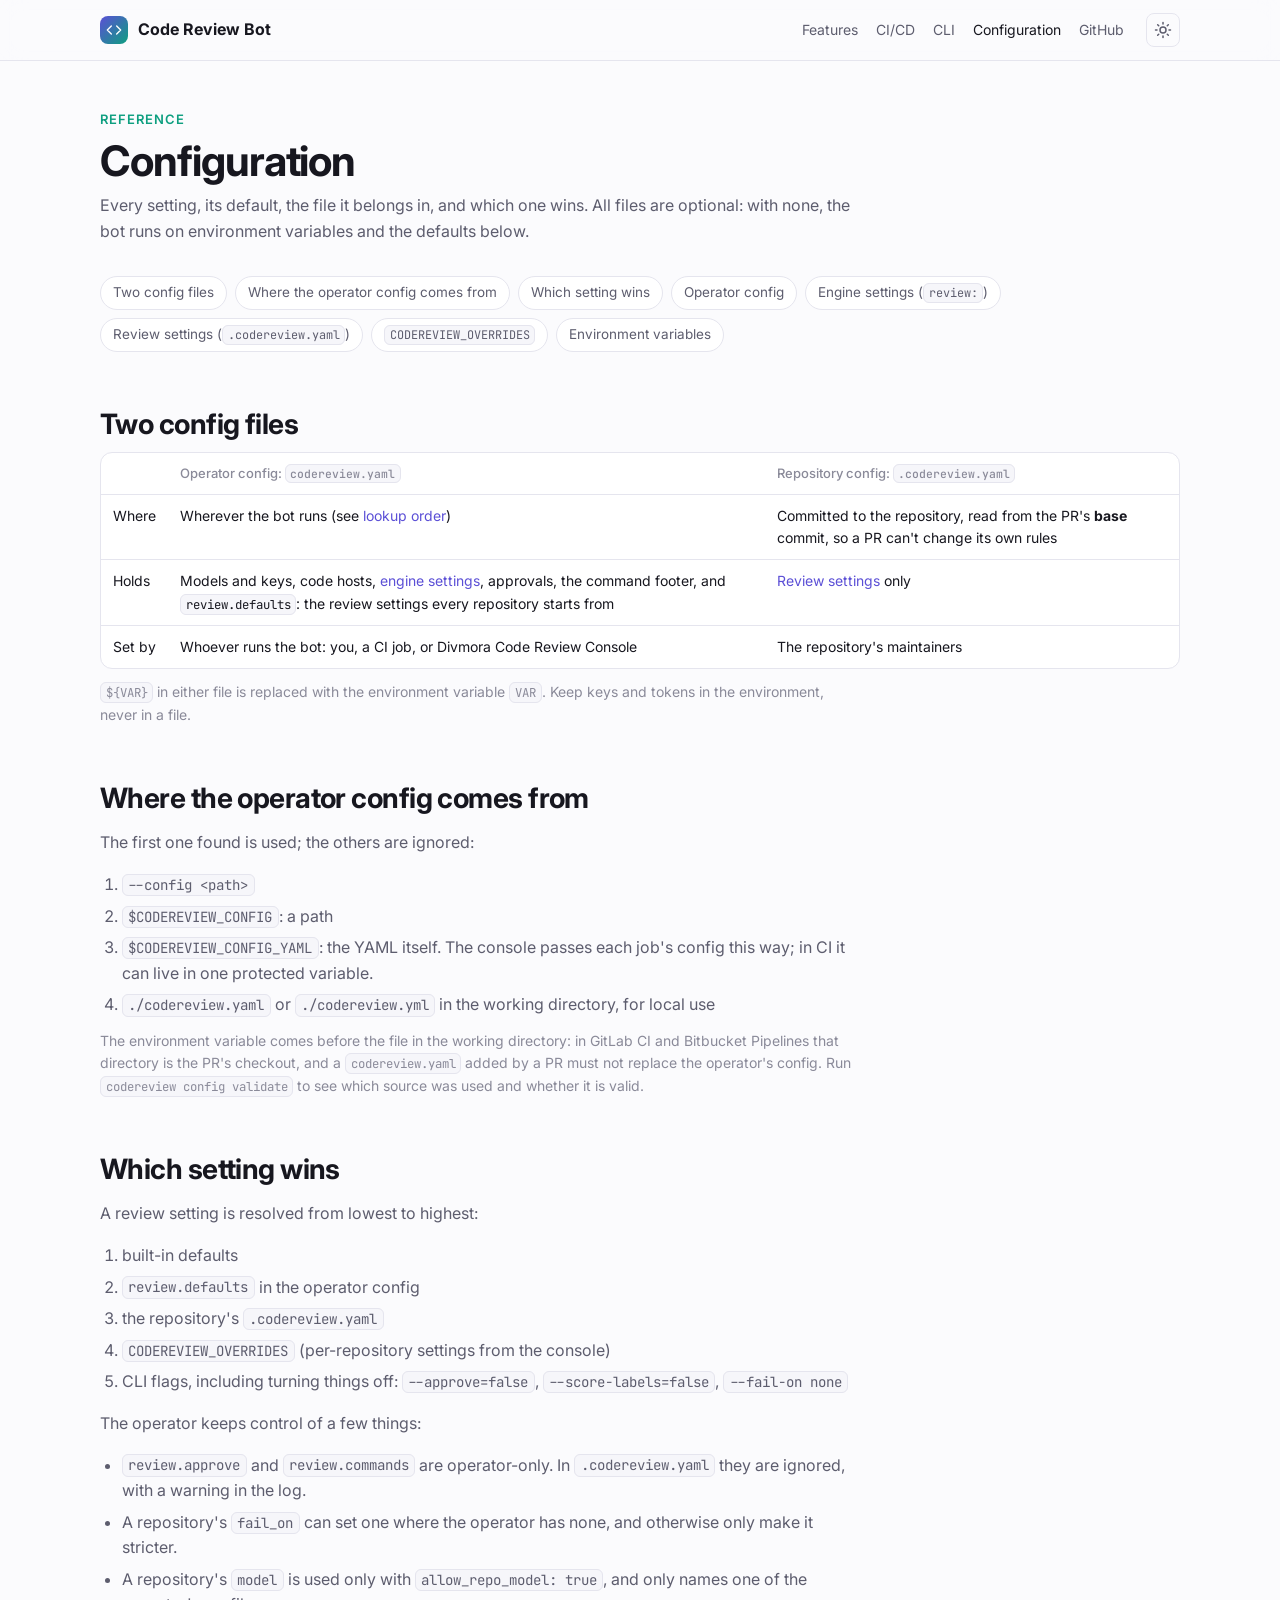
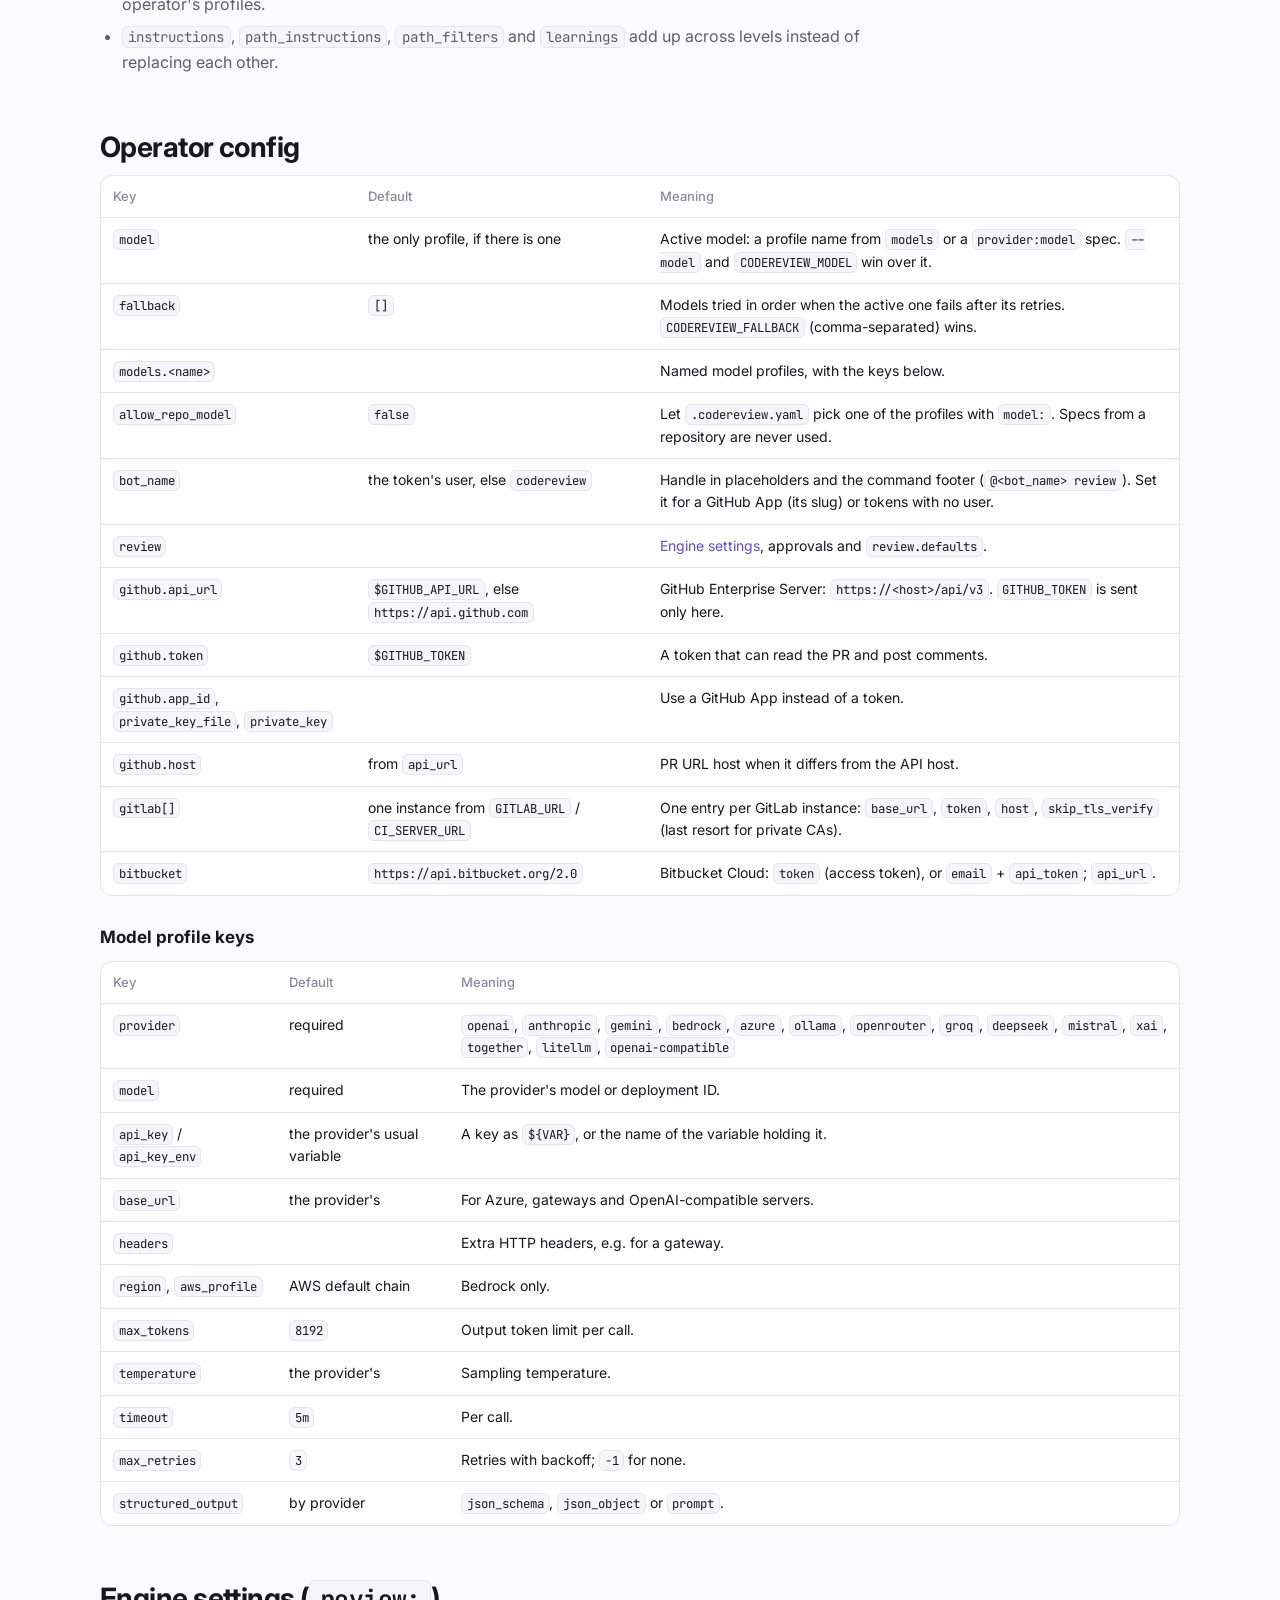
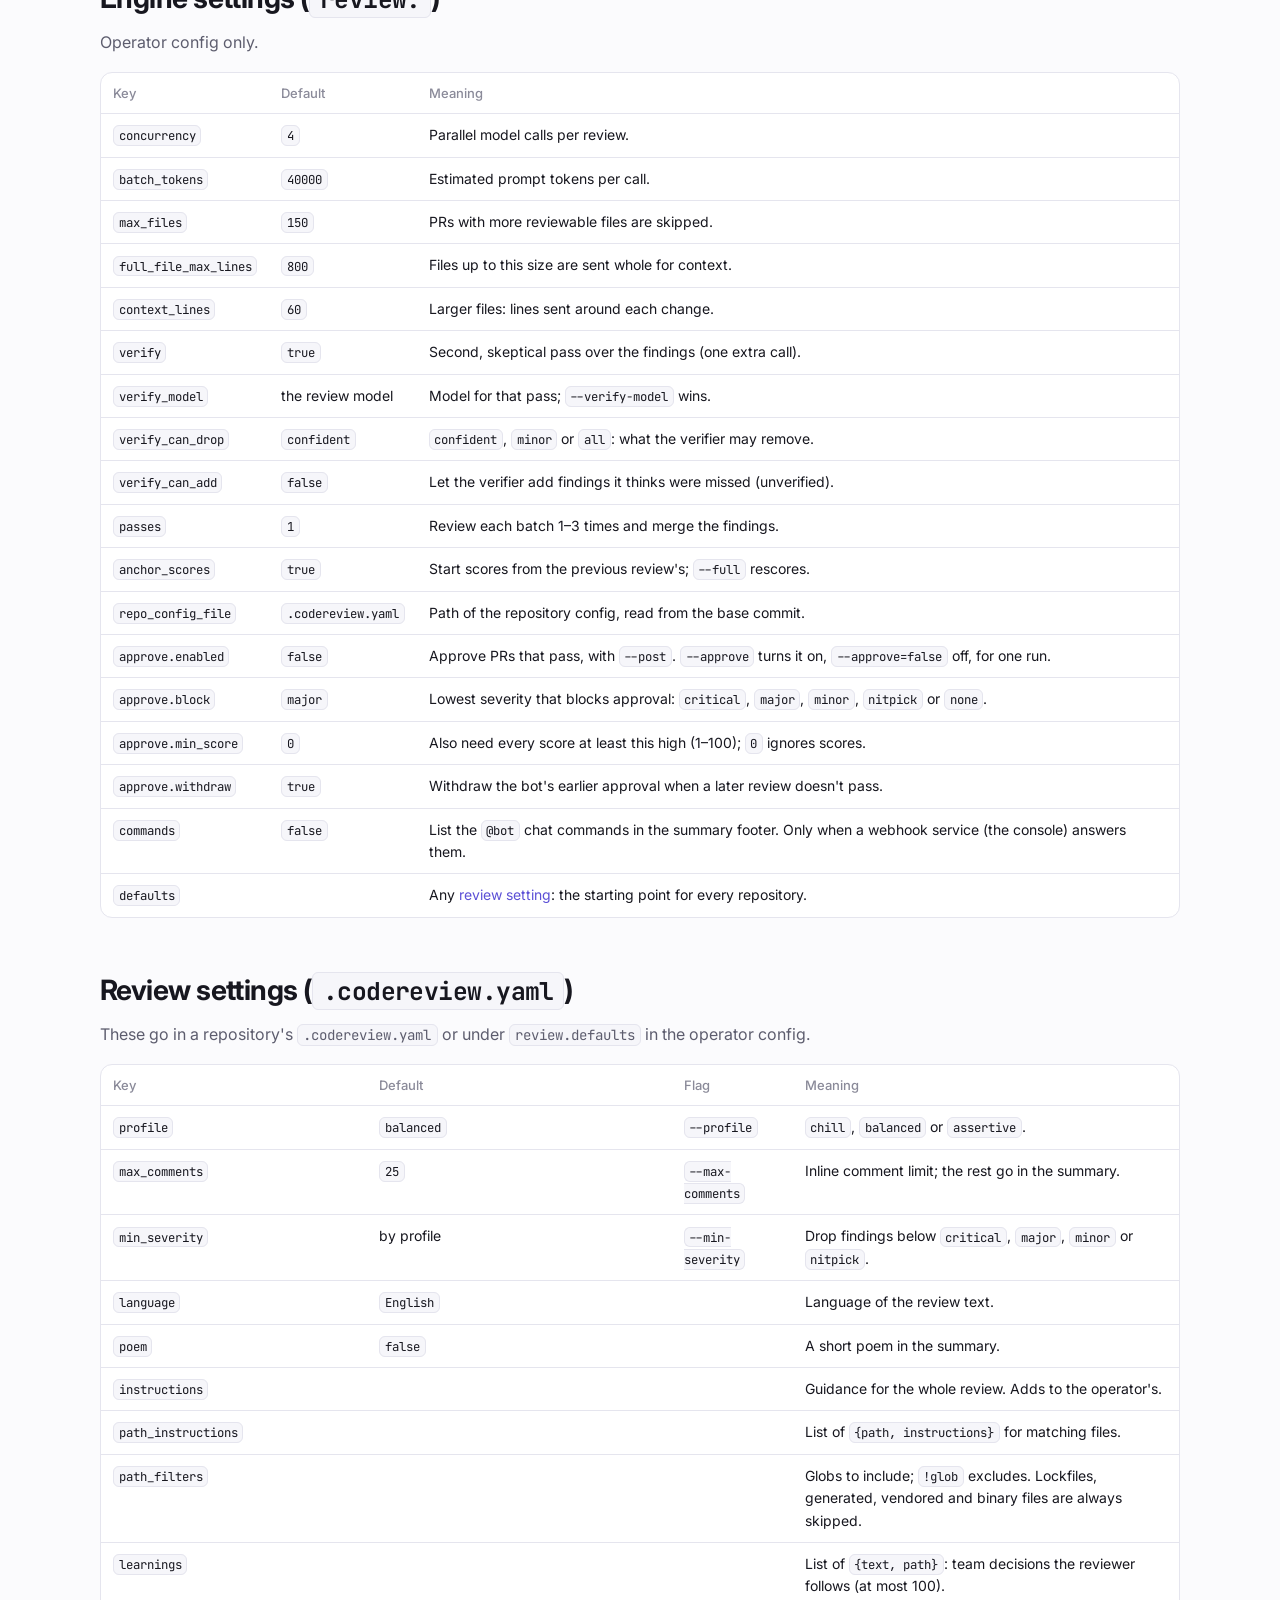
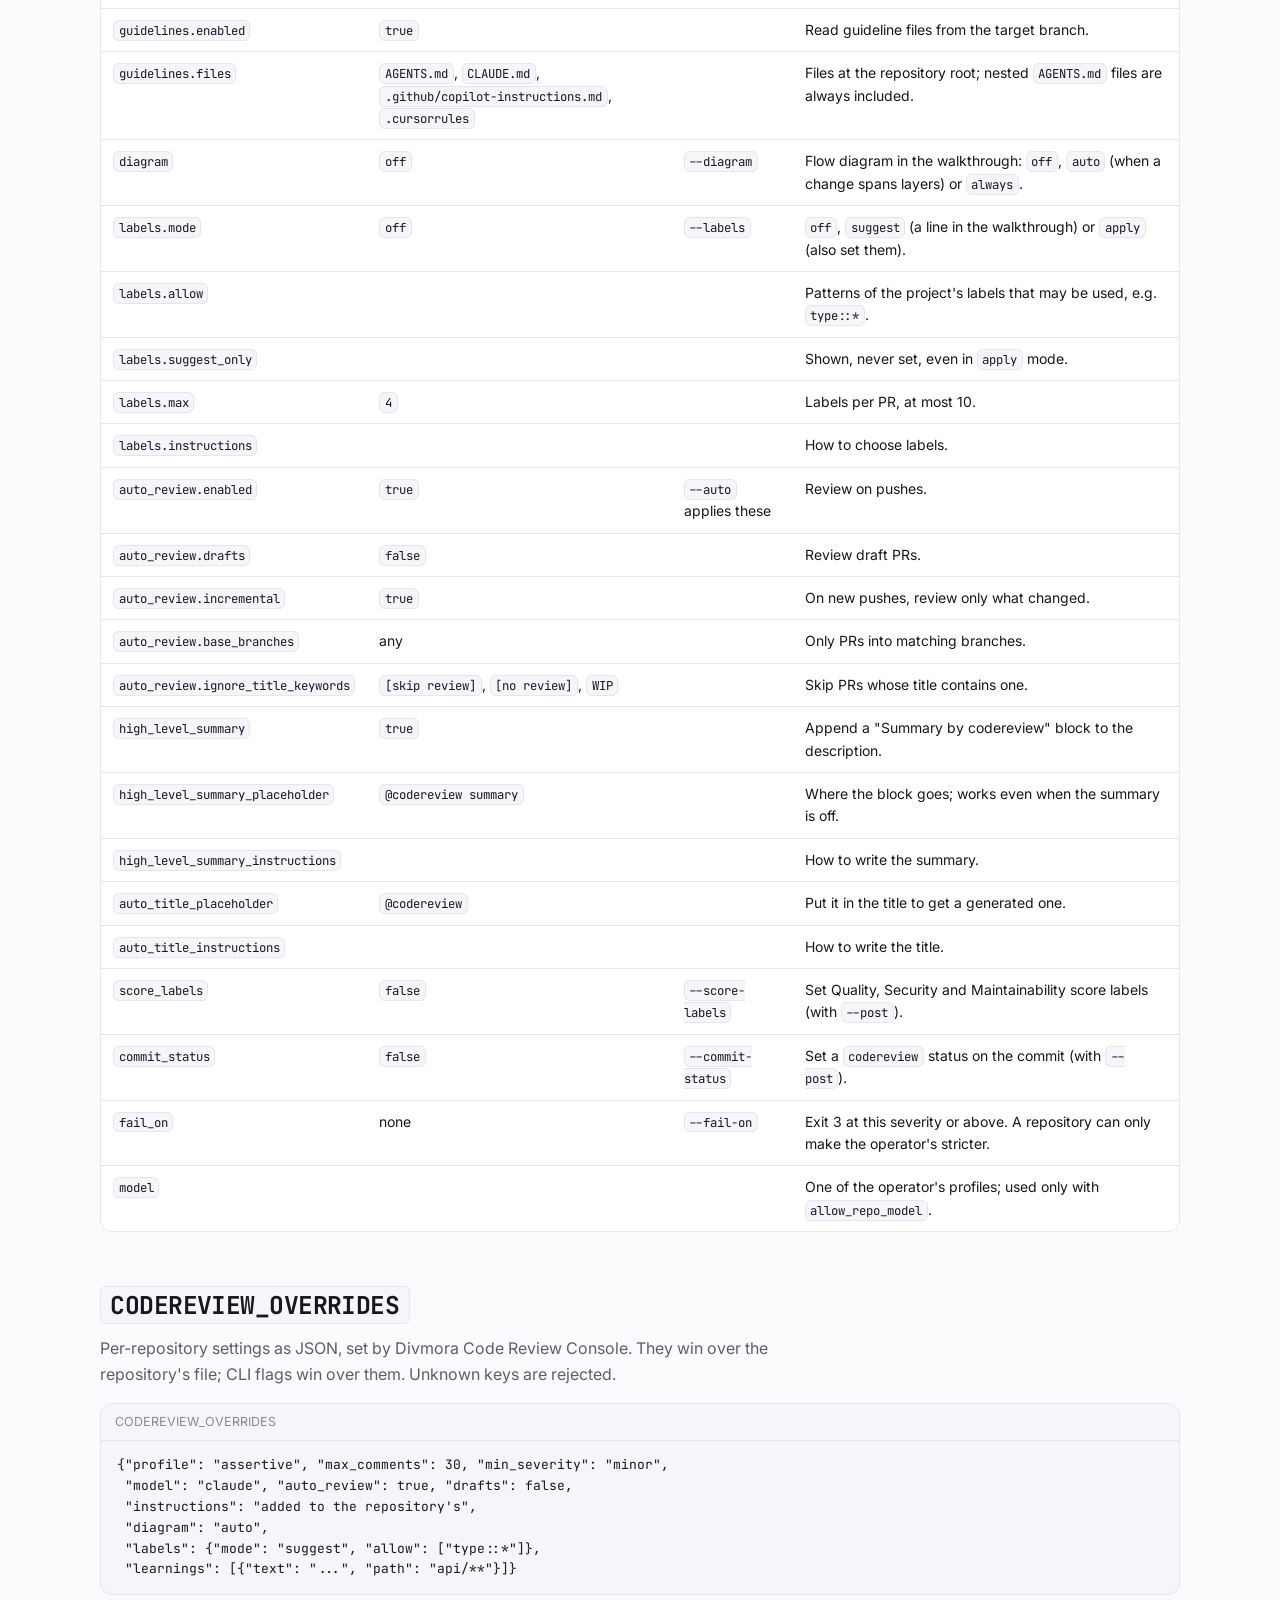
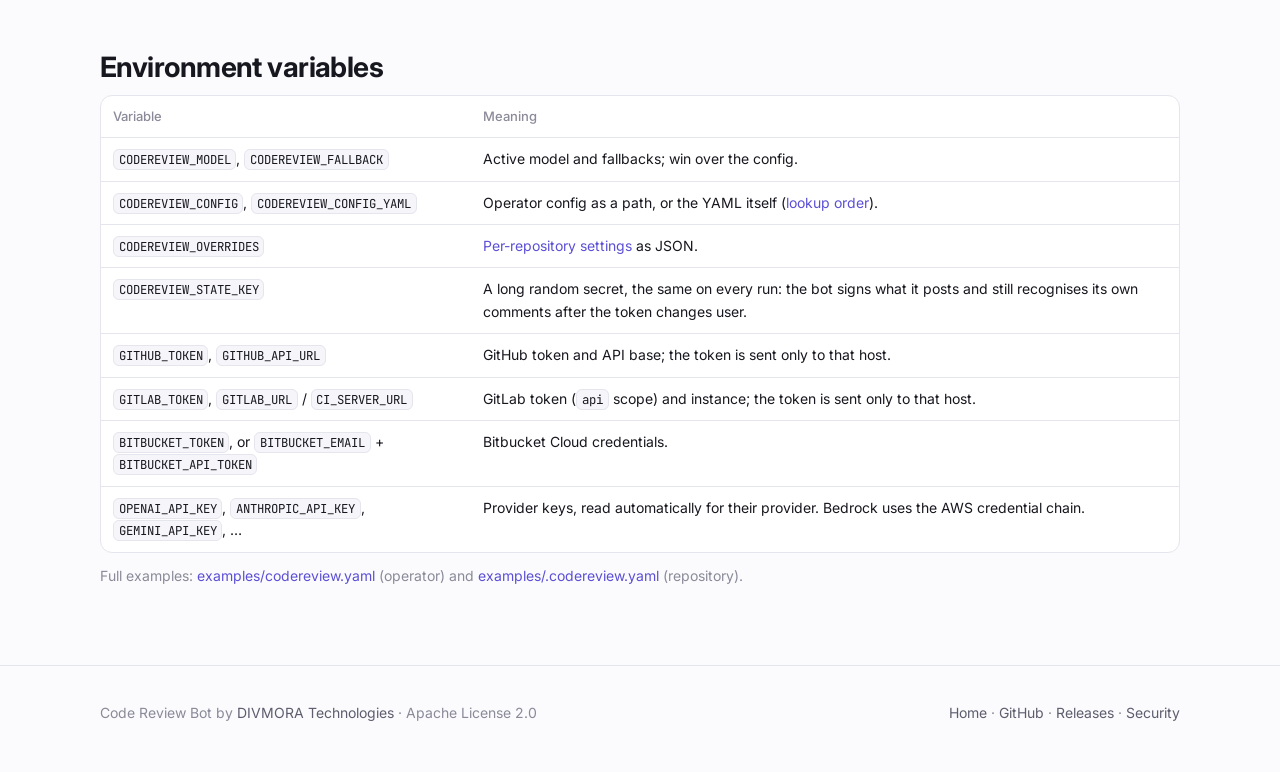
<file: docs/configuration.html>
<!doctype html>
<html lang="en">
<head>
<meta charset="utf-8">
<meta name="viewport" content="width=device-width, initial-scale=1">
<title>Configuration reference — Code Review Bot</title>
<meta name="description" content="Every Code Review Bot setting: the operator codereview.yaml, the repository .codereview.yaml, CODEREVIEW_OVERRIDES, environment variables, defaults and precedence.">
<meta property="og:title" content="Code Review Bot configuration reference">
<meta property="og:description" content="Every setting, its default, the file it belongs in, and which one wins.">
<meta property="og:type" content="website">
<meta property="og:url" content="https://divmora.github.io/code-review-bot/configuration.html">
<link rel="preconnect" href="https://fonts.googleapis.com">
<link rel="preconnect" href="https://fonts.gstatic.com" crossorigin>
<link href="https://fonts.googleapis.com/css2?family=Inter:wght@400;500;600;700;800&family=JetBrains+Mono:wght@400;500&display=swap" rel="stylesheet">
<link rel="icon" href="data:image/svg+xml,<svg xmlns='http://www.w3.org/2000/svg' viewBox='0 0 32 32'><rect width='32' height='32' rx='8' fill='%237c6cff'/><path d='M10 12l-4 4 4 4M22 12l4 4-4 4M18 9l-4 14' stroke='white' stroke-width='2.4' fill='none' stroke-linecap='round' stroke-linejoin='round'/></svg>">
<link rel="stylesheet" href="site.css">
</head>
<body>
<svg width="0" height="0" style="position:absolute" aria-hidden="true">
  <symbol id="i-code" viewBox="0 0 24 24"><path d="M16 18l6-6-6-6M8 6l-6 6 6 6"/></symbol>
  <symbol id="i-sun" viewBox="0 0 24 24"><circle cx="12" cy="12" r="4"/><path d="M12 2v2M12 20v2M4.9 4.9l1.4 1.4M17.7 17.7l1.4 1.4M2 12h2M20 12h2M4.9 19.1l1.4-1.4M17.7 6.3l1.4-1.4"/></symbol>
</svg>

<header class="nav">
  <div class="wrap">
    <a class="brand" href="./"><span class="logo"><svg class="i"><use href="#i-code"/></svg></span>Code Review Bot</a>
    <nav>
      <a href="./#features" class="hide-sm">Features</a>
      <a href="./#ci" class="hide-sm">CI/CD</a>
      <a href="./#cli" class="hide-sm">CLI</a>
      <a href="configuration.html" aria-current="page">Configuration</a>
      <a href="https://github.com/divmora/code-review-bot" class="hide-xs">GitHub</a>
    </nav>
    <button class="theme" id="theme" title="Toggle light/dark" aria-label="Toggle light or dark theme"><svg class="i"><use href="#i-sun"/></svg></button>
  </div>
</header>

<main id="top" class="ref">
<section>
  <div class="wrap">
    <div class="eyebrow">Reference</div>
    <h1 class="ref-h1">Configuration</h1>
    <p class="sub">Every setting, its default, the file it belongs in, and which one wins. All files are optional: with none, the bot runs on environment variables and the defaults below.</p>

    <nav class="toc" aria-label="On this page">
      <a href="#files">Two config files</a>
      <a href="#lookup">Where the operator config comes from</a>
      <a href="#precedence">Which setting wins</a>
      <a href="#operator">Operator config</a>
      <a href="#engine">Engine settings (<code>review:</code>)</a>
      <a href="#repo">Review settings (<code>.codereview.yaml</code>)</a>
      <a href="#overrides"><code>CODEREVIEW_OVERRIDES</code></a>
      <a href="#env">Environment variables</a>
    </nav>

    <h2 id="files">Two config files</h2>
    <div class="tablewrap"><table>
      <thead><tr><th></th><th>Operator config: <code>codereview.yaml</code></th><th>Repository config: <code>.codereview.yaml</code></th></tr></thead>
      <tbody>
        <tr><td>Where</td><td>Wherever the bot runs (see <a href="#lookup">lookup order</a>)</td><td>Committed to the repository, read from the PR's <b>base</b> commit, so a PR can't change its own rules</td></tr>
        <tr><td>Holds</td><td>Models and keys, code hosts, <a href="#engine">engine settings</a>, approvals, the command footer, and <code>review.defaults</code>: the review settings every repository starts from</td><td><a href="#repo">Review settings</a> only</td></tr>
        <tr><td>Set by</td><td>Whoever runs the bot: you, a CI job, or Divmora Code Review Console</td><td>The repository's maintainers</td></tr>
      </tbody>
    </table></div>
    <p class="hint"><code>${VAR}</code> in either file is replaced with the environment variable <code>VAR</code>. Keep keys and tokens in the environment, never in a file.</p>

    <h2 id="lookup">Where the operator config comes from</h2>
    <p>The first one found is used; the others are ignored:</p>
    <ol class="steps">
      <li><code>--config &lt;path&gt;</code></li>
      <li><code>$CODEREVIEW_CONFIG</code>: a path</li>
      <li><code>$CODEREVIEW_CONFIG_YAML</code>: the YAML itself. The console passes each job's config this way; in CI it can live in one protected variable.</li>
      <li><code>./codereview.yaml</code> or <code>./codereview.yml</code> in the working directory, for local use</li>
    </ol>
    <p class="hint">The environment variable comes before the file in the working directory: in GitLab CI and Bitbucket Pipelines that directory is the PR's checkout, and a <code>codereview.yaml</code> added by a PR must not replace the operator's config. Run <code>codereview config validate</code> to see which source was used and whether it is valid.</p>

    <h2 id="precedence">Which setting wins</h2>
    <p>A review setting is resolved from lowest to highest:</p>
    <ol class="steps">
      <li>built-in defaults</li>
      <li><code>review.defaults</code> in the operator config</li>
      <li>the repository's <code>.codereview.yaml</code></li>
      <li><code>CODEREVIEW_OVERRIDES</code> (per-repository settings from the console)</li>
      <li>CLI flags, including turning things off: <code>--approve=false</code>, <code>--score-labels=false</code>, <code>--fail-on none</code></li>
    </ol>
    <p>The operator keeps control of a few things:</p>
    <ul class="plain">
      <li><code>review.approve</code> and <code>review.commands</code> are operator-only. In <code>.codereview.yaml</code> they are ignored, with a warning in the log.</li>
      <li>A repository's <code>fail_on</code> can set one where the operator has none, and otherwise only make it stricter.</li>
      <li>A repository's <code>model</code> is used only with <code>allow_repo_model: true</code>, and only names one of the operator's profiles.</li>
      <li><code>instructions</code>, <code>path_instructions</code>, <code>path_filters</code> and <code>learnings</code> add up across levels instead of replacing each other.</li>
    </ul>

    <h2 id="operator">Operator config</h2>
    <div class="tablewrap"><table>
      <thead><tr><th>Key</th><th>Default</th><th>Meaning</th></tr></thead>
      <tbody>
        <tr><td><code>model</code></td><td>the only profile, if there is one</td><td>Active model: a profile name from <code>models</code> or a <code>provider:model</code> spec. <code>--model</code> and <code>CODEREVIEW_MODEL</code> win over it.</td></tr>
        <tr><td><code>fallback</code></td><td><code>[]</code></td><td>Models tried in order when the active one fails after its retries. <code>CODEREVIEW_FALLBACK</code> (comma-separated) wins.</td></tr>
        <tr><td><code>models.&lt;name&gt;</code></td><td></td><td>Named model profiles, with the keys below.</td></tr>
        <tr><td><code>allow_repo_model</code></td><td><code>false</code></td><td>Let <code>.codereview.yaml</code> pick one of the profiles with <code>model:</code>. Specs from a repository are never used.</td></tr>
        <tr><td><code>bot_name</code></td><td>the token's user, else <code>codereview</code></td><td>Handle in placeholders and the command footer (<code>@&lt;bot_name&gt; review</code>). Set it for a GitHub App (its slug) or tokens with no user.</td></tr>
        <tr><td><code>review</code></td><td></td><td><a href="#engine">Engine settings</a>, approvals and <code>review.defaults</code>.</td></tr>
        <tr><td><code>github.api_url</code></td><td><code>$GITHUB_API_URL</code>, else <code>https://api.github.com</code></td><td>GitHub Enterprise Server: <code>https://&lt;host&gt;/api/v3</code>. <code>GITHUB_TOKEN</code> is sent only here.</td></tr>
        <tr><td><code>github.token</code></td><td><code>$GITHUB_TOKEN</code></td><td>A token that can read the PR and post comments.</td></tr>
        <tr><td><code>github.app_id</code>, <code>private_key_file</code>, <code>private_key</code></td><td></td><td>Use a GitHub App instead of a token.</td></tr>
        <tr><td><code>github.host</code></td><td>from <code>api_url</code></td><td>PR URL host when it differs from the API host.</td></tr>
        <tr><td><code>gitlab[]</code></td><td>one instance from <code>GITLAB_URL</code> / <code>CI_SERVER_URL</code></td><td>One entry per GitLab instance: <code>base_url</code>, <code>token</code>, <code>host</code>, <code>skip_tls_verify</code> (last resort for private CAs).</td></tr>
        <tr><td><code>bitbucket</code></td><td><code>https://api.bitbucket.org/2.0</code></td><td>Bitbucket Cloud: <code>token</code> (access token), or <code>email</code> + <code>api_token</code>; <code>api_url</code>.</td></tr>
      </tbody>
    </table></div>

    <h3>Model profile keys</h3>
    <div class="tablewrap"><table>
      <thead><tr><th>Key</th><th>Default</th><th>Meaning</th></tr></thead>
      <tbody>
        <tr><td><code>provider</code></td><td>required</td><td><code>openai</code>, <code>anthropic</code>, <code>gemini</code>, <code>bedrock</code>, <code>azure</code>, <code>ollama</code>, <code>openrouter</code>, <code>groq</code>, <code>deepseek</code>, <code>mistral</code>, <code>xai</code>, <code>together</code>, <code>litellm</code>, <code>openai-compatible</code></td></tr>
        <tr><td><code>model</code></td><td>required</td><td>The provider's model or deployment ID.</td></tr>
        <tr><td><code>api_key</code> / <code>api_key_env</code></td><td>the provider's usual variable</td><td>A key as <code>${VAR}</code>, or the name of the variable holding it.</td></tr>
        <tr><td><code>base_url</code></td><td>the provider's</td><td>For Azure, gateways and OpenAI-compatible servers.</td></tr>
        <tr><td><code>headers</code></td><td></td><td>Extra HTTP headers, e.g. for a gateway.</td></tr>
        <tr><td><code>region</code>, <code>aws_profile</code></td><td>AWS default chain</td><td>Bedrock only.</td></tr>
        <tr><td><code>max_tokens</code></td><td><code>8192</code></td><td>Output token limit per call.</td></tr>
        <tr><td><code>temperature</code></td><td>the provider's</td><td>Sampling temperature.</td></tr>
        <tr><td><code>timeout</code></td><td><code>5m</code></td><td>Per call.</td></tr>
        <tr><td><code>max_retries</code></td><td><code>3</code></td><td>Retries with backoff; <code>-1</code> for none.</td></tr>
        <tr><td><code>structured_output</code></td><td>by provider</td><td><code>json_schema</code>, <code>json_object</code> or <code>prompt</code>.</td></tr>
      </tbody>
    </table></div>

    <h2 id="engine">Engine settings (<code>review:</code>)</h2>
    <p>Operator config only.</p>
    <div class="tablewrap"><table>
      <thead><tr><th>Key</th><th>Default</th><th>Meaning</th></tr></thead>
      <tbody>
        <tr><td><code>concurrency</code></td><td><code>4</code></td><td>Parallel model calls per review.</td></tr>
        <tr><td><code>batch_tokens</code></td><td><code>40000</code></td><td>Estimated prompt tokens per call.</td></tr>
        <tr><td><code>max_files</code></td><td><code>150</code></td><td>PRs with more reviewable files are skipped.</td></tr>
        <tr><td><code>full_file_max_lines</code></td><td><code>800</code></td><td>Files up to this size are sent whole for context.</td></tr>
        <tr><td><code>context_lines</code></td><td><code>60</code></td><td>Larger files: lines sent around each change.</td></tr>
        <tr><td><code>verify</code></td><td><code>true</code></td><td>Second, skeptical pass over the findings (one extra call).</td></tr>
        <tr><td><code>verify_model</code></td><td>the review model</td><td>Model for that pass; <code>--verify-model</code> wins.</td></tr>
        <tr><td><code>verify_can_drop</code></td><td><code>confident</code></td><td><code>confident</code>, <code>minor</code> or <code>all</code>: what the verifier may remove.</td></tr>
        <tr><td><code>verify_can_add</code></td><td><code>false</code></td><td>Let the verifier add findings it thinks were missed (unverified).</td></tr>
        <tr><td><code>passes</code></td><td><code>1</code></td><td>Review each batch 1–3 times and merge the findings.</td></tr>
        <tr><td><code>anchor_scores</code></td><td><code>true</code></td><td>Start scores from the previous review's; <code>--full</code> rescores.</td></tr>
        <tr><td><code>repo_config_file</code></td><td><code>.codereview.yaml</code></td><td>Path of the repository config, read from the base commit.</td></tr>
        <tr><td><code>approve.enabled</code></td><td><code>false</code></td><td>Approve PRs that pass, with <code>--post</code>. <code>--approve</code> turns it on, <code>--approve=false</code> off, for one run.</td></tr>
        <tr><td><code>approve.block</code></td><td><code>major</code></td><td>Lowest severity that blocks approval: <code>critical</code>, <code>major</code>, <code>minor</code>, <code>nitpick</code> or <code>none</code>.</td></tr>
        <tr><td><code>approve.min_score</code></td><td><code>0</code></td><td>Also need every score at least this high (1–100); <code>0</code> ignores scores.</td></tr>
        <tr><td><code>approve.withdraw</code></td><td><code>true</code></td><td>Withdraw the bot's earlier approval when a later review doesn't pass.</td></tr>
        <tr><td><code>commands</code></td><td><code>false</code></td><td>List the <code>@bot</code> chat commands in the summary footer. Only when a webhook service (the console) answers them.</td></tr>
        <tr><td><code>defaults</code></td><td></td><td>Any <a href="#repo">review setting</a>: the starting point for every repository.</td></tr>
      </tbody>
    </table></div>

    <h2 id="repo">Review settings (<code>.codereview.yaml</code>)</h2>
    <p>These go in a repository's <code>.codereview.yaml</code> or under <code>review.defaults</code> in the operator config.</p>
    <div class="tablewrap"><table>
      <thead><tr><th>Key</th><th>Default</th><th>Flag</th><th>Meaning</th></tr></thead>
      <tbody>
        <tr><td><code>profile</code></td><td><code>balanced</code></td><td><code>--profile</code></td><td><code>chill</code>, <code>balanced</code> or <code>assertive</code>.</td></tr>
        <tr><td><code>max_comments</code></td><td><code>25</code></td><td><code>--max-comments</code></td><td>Inline comment limit; the rest go in the summary.</td></tr>
        <tr><td><code>min_severity</code></td><td>by profile</td><td><code>--min-severity</code></td><td>Drop findings below <code>critical</code>, <code>major</code>, <code>minor</code> or <code>nitpick</code>.</td></tr>
        <tr><td><code>language</code></td><td><code>English</code></td><td></td><td>Language of the review text.</td></tr>
        <tr><td><code>poem</code></td><td><code>false</code></td><td></td><td>A short poem in the summary.</td></tr>
        <tr><td><code>instructions</code></td><td></td><td></td><td>Guidance for the whole review. Adds to the operator's.</td></tr>
        <tr><td><code>path_instructions</code></td><td></td><td></td><td>List of <code>{path, instructions}</code> for matching files.</td></tr>
        <tr><td><code>path_filters</code></td><td></td><td></td><td>Globs to include; <code>!glob</code> excludes. Lockfiles, generated, vendored and binary files are always skipped.</td></tr>
        <tr><td><code>learnings</code></td><td></td><td></td><td>List of <code>{text, path}</code>: team decisions the reviewer follows (at most 100).</td></tr>
        <tr><td><code>guidelines.enabled</code></td><td><code>true</code></td><td></td><td>Read guideline files from the target branch.</td></tr>
        <tr><td><code>guidelines.files</code></td><td><code>AGENTS.md</code>, <code>CLAUDE.md</code>, <code>.github/copilot-instructions.md</code>, <code>.cursorrules</code></td><td></td><td>Files at the repository root; nested <code>AGENTS.md</code> files are always included.</td></tr>
        <tr><td><code>diagram</code></td><td><code>off</code></td><td><code>--diagram</code></td><td>Flow diagram in the walkthrough: <code>off</code>, <code>auto</code> (when a change spans layers) or <code>always</code>.</td></tr>
        <tr><td><code>labels.mode</code></td><td><code>off</code></td><td><code>--labels</code></td><td><code>off</code>, <code>suggest</code> (a line in the walkthrough) or <code>apply</code> (also set them).</td></tr>
        <tr><td><code>labels.allow</code></td><td></td><td></td><td>Patterns of the project's labels that may be used, e.g. <code>type::*</code>.</td></tr>
        <tr><td><code>labels.suggest_only</code></td><td></td><td></td><td>Shown, never set, even in <code>apply</code> mode.</td></tr>
        <tr><td><code>labels.max</code></td><td><code>4</code></td><td></td><td>Labels per PR, at most 10.</td></tr>
        <tr><td><code>labels.instructions</code></td><td></td><td></td><td>How to choose labels.</td></tr>
        <tr><td><code>auto_review.enabled</code></td><td><code>true</code></td><td><code>--auto</code> applies these</td><td>Review on pushes.</td></tr>
        <tr><td><code>auto_review.drafts</code></td><td><code>false</code></td><td></td><td>Review draft PRs.</td></tr>
        <tr><td><code>auto_review.incremental</code></td><td><code>true</code></td><td></td><td>On new pushes, review only what changed.</td></tr>
        <tr><td><code>auto_review.base_branches</code></td><td>any</td><td></td><td>Only PRs into matching branches.</td></tr>
        <tr><td><code>auto_review.ignore_title_keywords</code></td><td><code>[skip review]</code>, <code>[no review]</code>, <code>WIP</code></td><td></td><td>Skip PRs whose title contains one.</td></tr>
        <tr><td><code>high_level_summary</code></td><td><code>true</code></td><td></td><td>Append a "Summary by codereview" block to the description.</td></tr>
        <tr><td><code>high_level_summary_placeholder</code></td><td><code>@codereview summary</code></td><td></td><td>Where the block goes; works even when the summary is off.</td></tr>
        <tr><td><code>high_level_summary_instructions</code></td><td></td><td></td><td>How to write the summary.</td></tr>
        <tr><td><code>auto_title_placeholder</code></td><td><code>@codereview</code></td><td></td><td>Put it in the title to get a generated one.</td></tr>
        <tr><td><code>auto_title_instructions</code></td><td></td><td></td><td>How to write the title.</td></tr>
        <tr><td><code>score_labels</code></td><td><code>false</code></td><td><code>--score-labels</code></td><td>Set Quality, Security and Maintainability score labels (with <code>--post</code>).</td></tr>
        <tr><td><code>commit_status</code></td><td><code>false</code></td><td><code>--commit-status</code></td><td>Set a <code>codereview</code> status on the commit (with <code>--post</code>).</td></tr>
        <tr><td><code>fail_on</code></td><td>none</td><td><code>--fail-on</code></td><td>Exit 3 at this severity or above. A repository can only make the operator's stricter.</td></tr>
        <tr><td><code>model</code></td><td></td><td></td><td>One of the operator's profiles; used only with <code>allow_repo_model</code>.</td></tr>
      </tbody>
    </table></div>

    <h2 id="overrides"><code>CODEREVIEW_OVERRIDES</code></h2>
    <p>Per-repository settings as JSON, set by Divmora Code Review Console. They win over the repository's file; CLI flags win over them. Unknown keys are rejected.</p>
    <div class="codeblock"><div class="ttl">CODEREVIEW_OVERRIDES</div><pre>{"profile": "assertive", "max_comments": 30, "min_severity": "minor",
 "model": "claude", "auto_review": true, "drafts": false,
 "instructions": "added to the repository's",
 "diagram": "auto",
 "labels": {"mode": "suggest", "allow": ["type::*"]},
 "learnings": [{"text": "...", "path": "api/**"}]}</pre></div>

    <h2 id="env">Environment variables</h2>
    <div class="tablewrap"><table>
      <thead><tr><th>Variable</th><th>Meaning</th></tr></thead>
      <tbody>
        <tr><td><code>CODEREVIEW_MODEL</code>, <code>CODEREVIEW_FALLBACK</code></td><td>Active model and fallbacks; win over the config.</td></tr>
        <tr><td><code>CODEREVIEW_CONFIG</code>, <code>CODEREVIEW_CONFIG_YAML</code></td><td>Operator config as a path, or the YAML itself (<a href="#lookup">lookup order</a>).</td></tr>
        <tr><td><code>CODEREVIEW_OVERRIDES</code></td><td><a href="#overrides">Per-repository settings</a> as JSON.</td></tr>
        <tr><td><code>CODEREVIEW_STATE_KEY</code></td><td>A long random secret, the same on every run: the bot signs what it posts and still recognises its own comments after the token changes user.</td></tr>
        <tr><td><code>GITHUB_TOKEN</code>, <code>GITHUB_API_URL</code></td><td>GitHub token and API base; the token is sent only to that host.</td></tr>
        <tr><td><code>GITLAB_TOKEN</code>, <code>GITLAB_URL</code> / <code>CI_SERVER_URL</code></td><td>GitLab token (<code>api</code> scope) and instance; the token is sent only to that host.</td></tr>
        <tr><td><code>BITBUCKET_TOKEN</code>, or <code>BITBUCKET_EMAIL</code> + <code>BITBUCKET_API_TOKEN</code></td><td>Bitbucket Cloud credentials.</td></tr>
        <tr><td><code>OPENAI_API_KEY</code>, <code>ANTHROPIC_API_KEY</code>, <code>GEMINI_API_KEY</code>, …</td><td>Provider keys, read automatically for their provider. Bedrock uses the AWS credential chain.</td></tr>
      </tbody>
    </table></div>
    <p class="hint">Full examples: <a href="https://github.com/divmora/code-review-bot/blob/main/examples/codereview.yaml">examples/codereview.yaml</a> (operator) and <a href="https://github.com/divmora/code-review-bot/blob/main/examples/.codereview.yaml">examples/.codereview.yaml</a> (repository).</p>
  </div>
</section>
</main>

<footer>
  <div class="wrap">
    <span>Code Review Bot by <a href="https://divmora.com">DIVMORA Technologies</a> · Apache License 2.0</span>
    <span><a href="./">Home</a> · <a href="https://github.com/divmora/code-review-bot">GitHub</a> · <a href="https://github.com/divmora/code-review-bot/releases">Releases</a> · <a href="https://github.com/divmora/code-review-bot/blob/main/SECURITY.md">Security</a></span>
  </div>
</footer>
<script src="site.js"></script>
</body>
</html>
</file>
<file: docs/site.css>
:root {
  --bg: #0b0b10; --bg-soft: #111118; --panel: #15151d; --panel-2: #1b1b25; --line: #262633;
  --text: #ececf3; --muted: #9b9bab; --faint: #6d6d7d;
  --accent: #8b7dff; --accent-2: #5ee0c1; --accent-ink: #0b0b10;
  --ok: #4cc584; --warn: #e8a33d; --bad: #f07067; --info: #6ea2ff;
  --code-bg: #0f0f15; --shadow: 0 20px 60px rgba(0,0,0,.35);
  --radius: 14px; --max: 1120px;
}
@media (prefers-color-scheme: light) {
  :root:not([data-theme="dark"]) {
    --bg: #fbfbfd; --bg-soft: #f4f4f8; --panel: #ffffff; --panel-2: #f6f6fa; --line: #e5e5ee;
    --text: #17171f; --muted: #5d5d6e; --faint: #8a8a99;
    --accent: #5b4fd6; --accent-2: #0e9f80; --accent-ink: #ffffff;
    --ok: #1f8a4c; --warn: #b26a00; --bad: #c4352b; --info: #2f6fd1;
    --code-bg: #f6f6fa; --shadow: 0 18px 50px rgba(30,30,60,.10);
  }
}
:root[data-theme="light"] {
  --bg: #fbfbfd; --bg-soft: #f4f4f8; --panel: #ffffff; --panel-2: #f6f6fa; --line: #e5e5ee;
  --text: #17171f; --muted: #5d5d6e; --faint: #8a8a99;
  --accent: #5b4fd6; --accent-2: #0e9f80; --accent-ink: #ffffff;
  --ok: #1f8a4c; --warn: #b26a00; --bad: #c4352b; --info: #2f6fd1;
  --code-bg: #f6f6fa; --shadow: 0 18px 50px rgba(30,30,60,.10);
}
* { box-sizing: border-box; }
html { scroll-behavior: smooth; scroll-padding-top: 72px; }
body { margin: 0; overflow-x: clip; background: var(--bg); color: var(--text); font: 16px/1.6 Inter, system-ui, -apple-system, "Segoe UI", sans-serif; -webkit-font-smoothing: antialiased; }
a { color: var(--accent); text-decoration: none; }
a:hover { text-decoration: underline; }
code, pre, kbd { font-family: "JetBrains Mono", ui-monospace, SFMono-Regular, Menlo, monospace; }
:not(pre) > code { background: var(--panel-2); border: 1px solid var(--line); border-radius: 6px; padding: .08em .38em; font-size: .88em; }
.wrap { max-width: var(--max); margin: 0 auto; padding: 0 20px; }
svg.i { width: 18px; height: 18px; stroke: currentColor; fill: none; stroke-width: 2; stroke-linecap: round; stroke-linejoin: round; flex: none; }

/* nav */
header.nav { position: sticky; top: 0; z-index: 10; background: color-mix(in srgb, var(--bg) 82%, transparent); backdrop-filter: blur(12px); border-bottom: 1px solid var(--line); }
.nav .wrap { display: flex; align-items: center; gap: 22px; height: 60px; }
.brand { display: flex; align-items: center; gap: 10px; font-weight: 700; color: var(--text); white-space: nowrap; }
.brand:hover { text-decoration: none; }
.logo { width: 28px; height: 28px; border-radius: 8px; background: linear-gradient(135deg, var(--accent), var(--accent-2)); display: grid; place-items: center; color: #fff; }
.logo svg { width: 16px; height: 16px; stroke: #fff; }
.nav nav { display: flex; gap: 18px; margin-left: auto; font-size: 14px; }
.nav nav a { color: var(--muted); }
.nav nav a:hover { color: var(--text); text-decoration: none; }
.theme { background: none; border: 1px solid var(--line); color: var(--muted); border-radius: 8px; width: 34px; height: 34px; display: grid; place-items: center; cursor: pointer; }
@media (max-width: 760px) { .nav nav a.hide-sm { display: none; } .nav .wrap { gap: 14px; } }
@media (max-width: 420px) { .nav nav a[href="#cli"] { display: none; } }

/* hero */
.hero { padding: 76px 0 40px; position: relative; overflow: hidden; }
.hero::before { content: ""; position: absolute; inset: -200px -10% auto; height: 520px; background: radial-gradient(closest-side, color-mix(in srgb, var(--accent) 24%, transparent), transparent 70%); pointer-events: none; }
.hero .wrap { position: relative; display: grid; grid-template-columns: minmax(0, 1.05fr) minmax(0, .95fr); gap: 44px; align-items: center; }
.hero .wrap > * { min-width: 0; }
@media (max-width: 920px) { .hero .wrap { grid-template-columns: minmax(0, 1fr); } }
.pill { display: inline-block; line-height: 1.5; font-size: 13px; color: var(--muted); border: 1px solid var(--line); background: var(--panel); border-radius: 999px; padding: 5px 12px; }
.pill b { color: var(--accent-2); font-weight: 600; }
h1 { font-size: clamp(34px, 5vw, 54px); line-height: 1.08; letter-spacing: -.025em; margin: 18px 0 16px; }
h1 .grad { background: linear-gradient(90deg, var(--accent), var(--accent-2)); -webkit-background-clip: text; background-clip: text; color: transparent; }
.lead { font-size: 18px; color: var(--muted); max-width: 560px; margin: 0 0 26px; }
.cta { display: flex; flex-wrap: wrap; gap: 12px; }
.btn { display: inline-flex; align-items: center; gap: 8px; padding: 11px 18px; border-radius: 10px; font-weight: 600; font-size: 15px; border: 1px solid var(--line); color: var(--text); background: var(--panel); }
.btn:hover { text-decoration: none; border-color: var(--accent); }
.btn.primary { background: var(--accent); color: var(--accent-ink); border-color: var(--accent); }
.btn.primary:hover { filter: brightness(1.08); }
.install { margin-top: 22px; display: flex; align-items: center; gap: 10px; background: var(--code-bg); border: 1px solid var(--line); border-radius: 10px; padding: 10px 12px; font-size: 13.5px; max-width: 560px; }
.install code { flex: 1; min-width: 0; overflow-x: auto; white-space: nowrap; color: var(--text); }
.install .dollar { color: var(--faint); user-select: none; }

/* review mock */
.mock { background: var(--panel); border: 1px solid var(--line); border-radius: var(--radius); box-shadow: var(--shadow); overflow: hidden; font-size: 14px; }
.mock .bar { display: flex; gap: 6px; padding: 11px 14px; border-bottom: 1px solid var(--line); background: var(--panel-2); align-items: center; color: var(--faint); font-size: 12px; }
.mock .bar i { width: 10px; height: 10px; border-radius: 50%; background: var(--line); display: inline-block; }
.mock .bar span { margin-left: 8px; }
.diff { font-family: "JetBrains Mono", monospace; font-size: 12.5px; background: var(--code-bg); }
.diff div { padding: 1px 14px; white-space: pre; overflow: hidden; text-overflow: ellipsis; }
.diff .ln { color: var(--faint); display: inline-block; width: 30px; }
.diff .add { background: color-mix(in srgb, var(--ok) 13%, transparent); }
.diff .del { background: color-mix(in srgb, var(--bad) 12%, transparent); }
.comment { margin: 10px 14px 14px; border: 1px solid var(--line); border-radius: 10px; background: var(--panel); }
.comment .who { display: flex; gap: 8px; align-items: center; padding: 9px 12px; border-bottom: 1px solid var(--line); font-size: 13px; color: var(--muted); }
.comment .who .av { width: 20px; height: 20px; border-radius: 6px; background: linear-gradient(135deg, var(--accent), var(--accent-2)); }
.comment .who b { color: var(--text); }
.comment .body { padding: 10px 12px 12px; }
.tag { display: inline-block; font-size: 12px; font-weight: 600; border-radius: 999px; padding: 1px 9px; margin-right: 6px; }
.t-major { color: var(--warn); background: color-mix(in srgb, var(--warn) 16%, transparent); }
.t-cat { color: var(--info); background: color-mix(in srgb, var(--info) 15%, transparent); }
.comment h4 { margin: 8px 0 4px; font-size: 14px; }
.comment p { margin: 0 0 8px; color: var(--muted); font-size: 13px; }
.sugg { border: 1px solid var(--line); border-radius: 8px; overflow: hidden; font-family: "JetBrains Mono", monospace; font-size: 12px; }
.sugg .h { padding: 5px 10px; background: var(--panel-2); color: var(--faint); font-family: Inter, sans-serif; font-size: 12px; display: flex; justify-content: space-between; }
.sugg .h b { color: var(--ok); font-weight: 600; }
.scores { display: grid; grid-template-columns: repeat(3, 1fr); gap: 8px; margin: 0 14px 14px; }
.score { border: 1px solid var(--line); border-radius: 10px; padding: 8px 10px; background: var(--panel-2); }
.score .n { font-size: 20px; font-weight: 700; }
.score .l { font-size: 11.5px; color: var(--faint); }
.g { color: var(--ok); } .o { color: var(--warn); } .r { color: var(--bad); }

/* sections */
section { padding: 64px 0; }
section.alt { background: var(--bg-soft); border-top: 1px solid var(--line); border-bottom: 1px solid var(--line); }
.eyebrow { color: var(--accent-2); font-weight: 600; font-size: 13px; letter-spacing: .08em; text-transform: uppercase; }
h2 { font-size: clamp(26px, 3.4vw, 36px); letter-spacing: -.02em; margin: 8px 0 10px; line-height: 1.15; }
.sub { color: var(--muted); max-width: 680px; margin: 0 0 32px; }
h3 { font-size: 17px; margin: 0 0 6px; }
.grid { display: grid; gap: 16px; }
.grid > * { min-width: 0; }
.g3 { grid-template-columns: repeat(3, minmax(0, 1fr)); }
.g2 { grid-template-columns: repeat(2, minmax(0, 1fr)); }
.g1 { grid-template-columns: minmax(0, 1fr); }
@media (max-width: 920px) { .g3 { grid-template-columns: repeat(2, minmax(0, 1fr)); } }
@media (max-width: 640px) { .g3, .g2 { grid-template-columns: minmax(0, 1fr); } }
.card { background: var(--panel); border: 1px solid var(--line); border-radius: var(--radius); padding: 20px; }
.card p { margin: 0; color: var(--muted); font-size: 14.5px; }
.card .ic { width: 36px; height: 36px; border-radius: 10px; display: grid; place-items: center; background: color-mix(in srgb, var(--accent) 14%, transparent); color: var(--accent); margin-bottom: 12px; }

/* code blocks + tabs */
.codeblock { position: relative; background: var(--code-bg); border: 1px solid var(--line); border-radius: 12px; overflow: hidden; }
.codeblock .ttl { font-size: 12.5px; color: var(--faint); padding: 8px 14px; border-bottom: 1px solid var(--line); background: var(--panel-2); display: flex; justify-content: space-between; align-items: center; }
pre { margin: 0; padding: 14px 16px; overflow-x: auto; font-size: 13px; line-height: 1.6; color: var(--text); }
.copy { background: none; border: 1px solid var(--line); color: var(--muted); border-radius: 7px; font: 12px Inter, sans-serif; padding: 3px 9px; cursor: pointer; }
.copy:hover { color: var(--text); border-color: var(--accent); }
.c { color: var(--faint); } .k { color: var(--accent); } .s { color: var(--accent-2); }
.tabs { display: flex; gap: 6px; flex-wrap: wrap; margin-bottom: 12px; }
.tabs button { background: var(--panel); border: 1px solid var(--line); color: var(--muted); border-radius: 9px; padding: 8px 14px; font: 600 14px Inter, sans-serif; cursor: pointer; }
.tabs button[aria-selected="true"] { color: var(--accent-ink); background: var(--accent); border-color: var(--accent); }
.tabpanel[hidden] { display: none; }

/* providers */
.providers { display: flex; flex-wrap: wrap; gap: 10px; margin-bottom: 26px; }
.prov { border: 1px solid var(--line); background: var(--panel); border-radius: 999px; padding: 7px 14px; font-size: 14px; font-weight: 500; }
.prov small { color: var(--faint); font-weight: 400; margin-left: 4px; }
table { width: 100%; border-collapse: collapse; font-size: 14px; }
th, td { text-align: left; padding: 10px 12px; border-bottom: 1px solid var(--line); vertical-align: top; }
th { color: var(--faint); font-weight: 500; font-size: 13px; }
td code { white-space: nowrap; }
.tablewrap { overflow-x: auto; border: 1px solid var(--line); border-radius: 12px; background: var(--panel); }
.tablewrap tr:last-child td { border-bottom: 0; }

ul.check { list-style: none; padding: 0; margin: 0; display: grid; gap: 10px; }
ul.check li { display: flex; gap: 10px; color: var(--muted); font-size: 15px; }
ul.check li svg { color: var(--accent-2); margin-top: 3px; }
ul.check b { color: var(--text); font-weight: 600; }

.console { display: flex; gap: 24px; align-items: center; justify-content: space-between; flex-wrap: wrap; background: linear-gradient(135deg, color-mix(in srgb, var(--accent) 16%, var(--panel)), var(--panel)); border: 1px solid var(--line); border-radius: var(--radius); padding: 28px; }
.console p { color: var(--muted); margin: 6px 0 0; max-width: 640px; }
/* how it works */
ol.flow { list-style: none; padding: 0; margin: 0; display: grid; grid-template-columns: repeat(4, minmax(0, 1fr)); gap: 16px; counter-reset: step; }
@media (max-width: 920px) { ol.flow { grid-template-columns: repeat(2, minmax(0, 1fr)); } }
@media (max-width: 520px) { ol.flow { grid-template-columns: minmax(0, 1fr); } }
ol.flow li { counter-increment: step; background: var(--panel); border: 1px solid var(--line); border-radius: var(--radius); padding: 18px 18px 16px; }
ol.flow li::before { content: counter(step); display: grid; place-items: center; width: 28px; height: 28px; border-radius: 8px; margin-bottom: 10px; font-weight: 700; font-size: 14px; color: var(--accent); background: color-mix(in srgb, var(--accent) 14%, transparent); }
ol.flow li p { margin: 0; color: var(--muted); font-size: 14px; }
.card .lvl { display: inline-block; font-size: 12px; font-weight: 600; color: var(--accent-2); margin-left: 6px; }
.note { margin-top: 18px; }
.note li { font-size: 14.5px; }
footer { padding: 36px 0 48px; color: var(--faint); font-size: 14px; border-top: 1px solid var(--line); }
footer .wrap { display: flex; flex-wrap: wrap; gap: 14px; justify-content: space-between; }
footer a { color: var(--muted); }

/* reference pages */
.ref section { padding-top: 48px; }
.ref-h1 { font-size: clamp(30px, 4vw, 42px); margin: 8px 0 10px; }
.ref h2 { margin: 48px 0 12px; padding-top: 8px; font-size: clamp(22px, 2.6vw, 28px); }
.ref h3 { margin: 28px 0 10px; }
.ref p { color: var(--muted); max-width: 760px; }
.ref .hint { font-size: 14px; color: var(--faint); margin-top: 12px; }
.toc { display: flex; flex-wrap: wrap; gap: 8px; margin: 8px 0 8px; }
.toc a { border: 1px solid var(--line); background: var(--panel); border-radius: 999px; padding: 5px 12px; font-size: 13.5px; color: var(--muted); }
.toc a:hover { color: var(--text); border-color: var(--accent); text-decoration: none; }
ol.steps, ul.plain { color: var(--muted); padding-left: 22px; margin: 0 0 12px; display: grid; gap: 6px; max-width: 760px; }
.ref td code { white-space: normal; }
.ref td:first-child code { white-space: nowrap; }
.nav nav a[aria-current="page"] { color: var(--text); }
@media (max-width: 440px) { .nav nav a.hide-xs { display: none; } }
</file>
